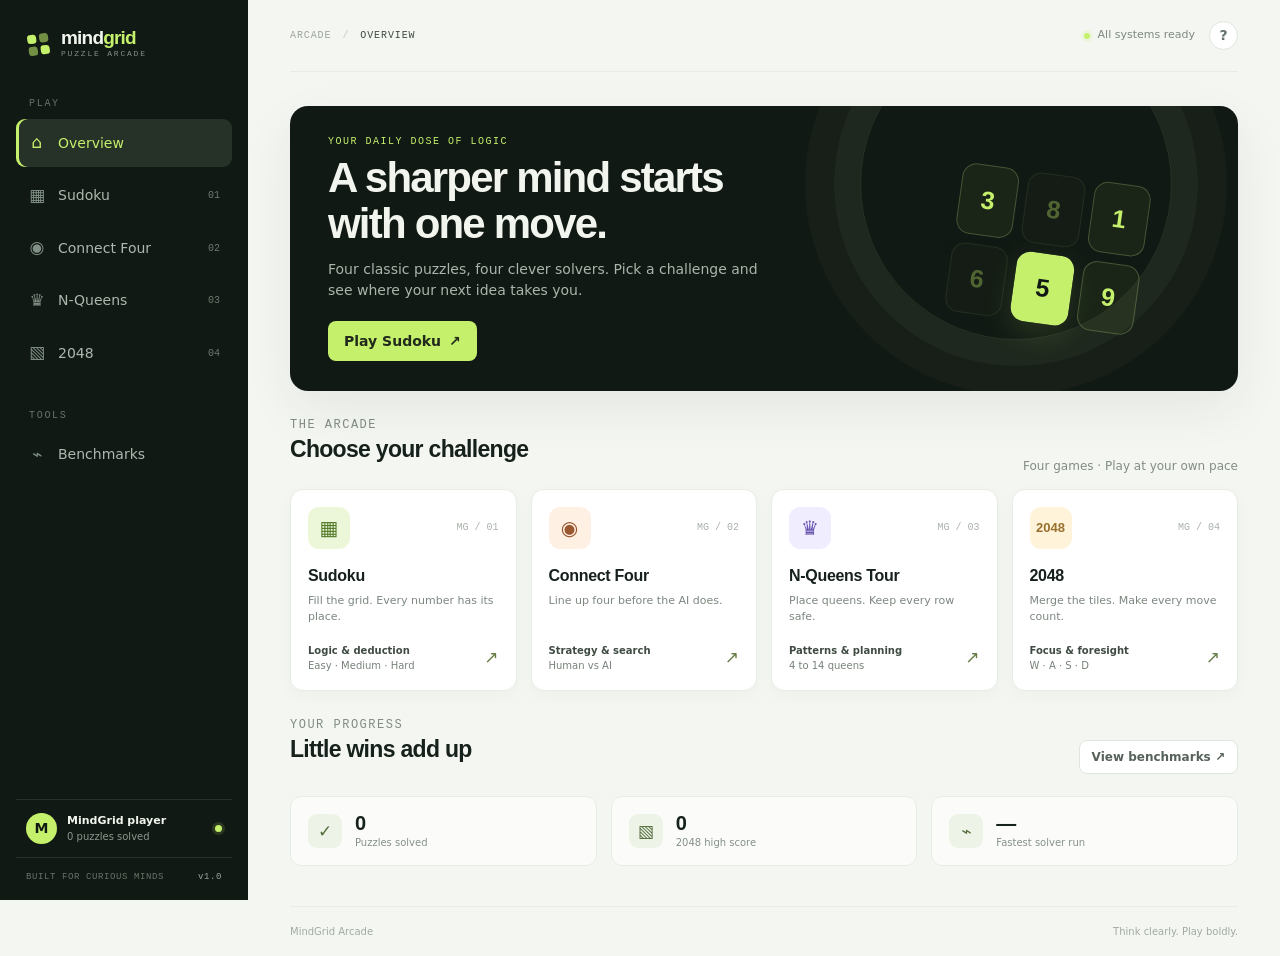
<file: index.html>
<!doctype html>
<html lang="en">
<head>
  <meta charset="utf-8">
  <meta name="viewport" content="width=device-width, initial-scale=1">
  <meta name="theme-color" content="#111914">
  <title>MindGrid — Puzzle Arcade</title>
  <link rel="stylesheet" href="styles.css">
</head>
<body>
  <div class="app-shell">
    <aside class="sidebar">
      <a class="brand" href="#home" aria-label="MindGrid home">
        <span class="brand-mark" aria-hidden="true"><i></i><i></i><i></i><i></i></span>
        <span class="brand-name">mind<span>grid</span><small>PUZZLE ARCADE</small></span>
      </a>

      <div class="nav-label">PLAY</div>
      <nav class="main-nav" aria-label="Main navigation">
        <button class="nav-item active" data-screen="home"><span class="nav-icon">⌂</span>Overview</button>
        <button class="nav-item" data-screen="sudoku"><span class="nav-icon">▦</span>Sudoku <span class="nav-tag">01</span></button>
        <button class="nav-item" data-screen="connect"><span class="nav-icon">◉</span>Connect Four <span class="nav-tag">02</span></button>
        <button class="nav-item" data-screen="queens"><span class="nav-icon">♛</span>N-Queens <span class="nav-tag">03</span></button>
        <button class="nav-item" data-screen="2048"><span class="nav-icon">▧</span>2048 <span class="nav-tag">04</span></button>
      </nav>

      <div class="nav-label tools-label">TOOLS</div>
      <nav class="main-nav" aria-label="Tools">
        <button class="nav-item" data-screen="benchmarks"><span class="nav-icon">⌁</span>Benchmarks</button>
      </nav>

      <div class="sidebar-bottom">
        <div class="profile-mini">
          <div class="avatar">M</div>
          <div><strong>MindGrid player</strong><span id="sidebar-solved">0 puzzles solved</span></div>
          <span class="online-dot"></span>
        </div>
        <div class="version-note">BUILT FOR CURIOUS MINDS <span>v1.0</span></div>
      </div>
    </aside>

    <main class="main-area">
      <header class="topbar">
        <div class="breadcrumbs"><span>ARCADE</span><b>/</b><strong id="crumb-current">OVERVIEW</strong></div>
        <div class="topbar-right">
          <span class="status-pill"><i></i> All systems ready</span>
          <button class="icon-button" id="help-button" title="How to play" aria-label="How to play">?</button>
        </div>
      </header>
      <section id="view" class="view" aria-live="polite"></section>
      <footer class="page-footer"><span>MindGrid Arcade</span><span>Think clearly. Play boldly.</span></footer>
    </main>
  </div>
  <div id="toast" class="toast" role="status" aria-live="polite"></div>
  <div id="modal-root"></div>
  <script src="app.js"></script>
</body>
</html>
</file>
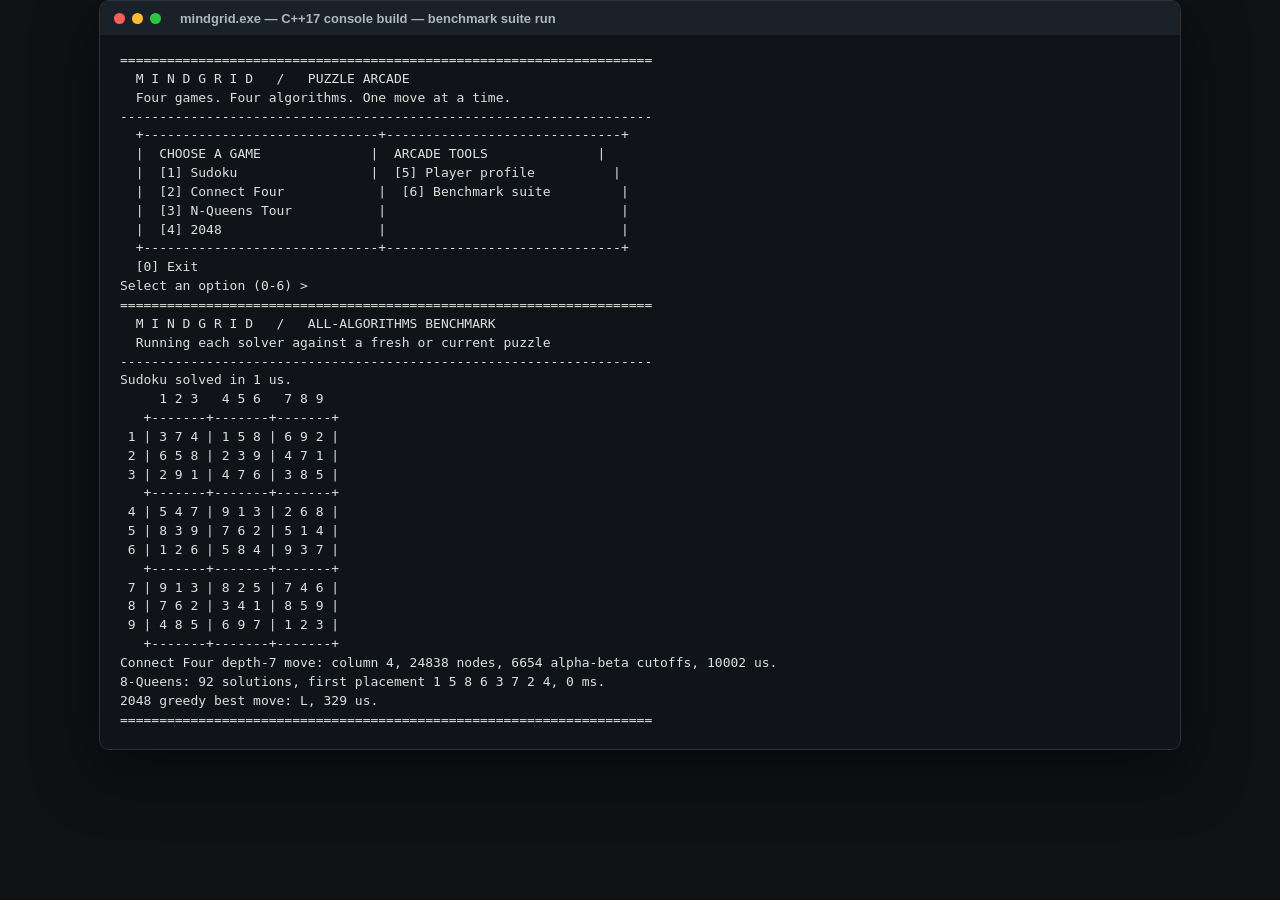
<file: console.html>
﻿<!doctype html>
<html><head><meta charset="utf-8"><style>
  html,body{margin:0;padding:0;background:#0f1115;}
  .term{width:1080px;margin:0 auto;background:#101418;border:1px solid #2c333a;border-radius:10px;overflow:hidden;box-shadow:0 20px 60px rgba(0,0,0,.5);}
  .bar{height:34px;background:#1b2128;display:flex;align-items:center;padding:0 14px;font:600 13px 'Segoe UI',sans-serif;color:#8b98a5;}
  .dot{width:11px;height:11px;border-radius:50%;margin-right:7px;display:inline-block;}
  .title{margin-left:12px;color:#aab7c1;}
  pre{margin:0;padding:16px 20px 20px;color:#d8e2dc;background:#101418;font:13px/1.45 'Cascadia Mono','Consolas',monospace;white-space:pre;}
  .hl{color:#c5f06b;}
</style></head><body>
<div class="term"><div class="bar"><span class="dot" style="background:#ff5f57"></span><span class="dot" style="background:#febc2e"></span><span class="dot" style="background:#28c840"></span><span class="title">mindgrid.exe &mdash; C++17 console build &mdash; benchmark suite run</span></div><pre>====================================================================
  M I N D G R I D   /   PUZZLE ARCADE
  Four games. Four algorithms. One move at a time.
--------------------------------------------------------------------
  +------------------------------+------------------------------+
  |  CHOOSE A GAME              |  ARCADE TOOLS              |
  |  [1] Sudoku                 |  [5] Player profile          |
  |  [2] Connect Four            |  [6] Benchmark suite         |
  |  [3] N-Queens Tour           |                              |
  |  [4] 2048                    |                              |
  +------------------------------+------------------------------+
  [0] Exit
Select an option (0-6) &gt; 
====================================================================
  M I N D G R I D   /   ALL-ALGORITHMS BENCHMARK
  Running each solver against a fresh or current puzzle
--------------------------------------------------------------------
Sudoku solved in 1 us.
     1 2 3   4 5 6   7 8 9
   +-------+-------+-------+
 1 | 3 7 4 | 1 5 8 | 6 9 2 |
 2 | 6 5 8 | 2 3 9 | 4 7 1 |
 3 | 2 9 1 | 4 7 6 | 3 8 5 |
   +-------+-------+-------+
 4 | 5 4 7 | 9 1 3 | 2 6 8 |
 5 | 8 3 9 | 7 6 2 | 5 1 4 |
 6 | 1 2 6 | 5 8 4 | 9 3 7 |
   +-------+-------+-------+
 7 | 9 1 3 | 8 2 5 | 7 4 6 |
 8 | 7 6 2 | 3 4 1 | 8 5 9 |
 9 | 4 8 5 | 6 9 7 | 1 2 3 |
   +-------+-------+-------+
Connect Four depth-7 move: column 4, 24838 nodes, 6654 alpha-beta cutoffs, 10002 us.
8-Queens: 92 solutions, first placement 1 5 8 6 3 7 2 4, 0 ms.
2048 greedy best move: L, 329 us.
====================================================================</pre></div>
</body></html>
</file>
<file: styles.css>
:root {
  --ink: #17211c;
  --muted: #7b867e;
  --paper: #f4f6f2;
  --card: #fff;
  --line: #e8ece6;
  --deep: #111914;
  --deep-2: #18221c;
  --lime: #c5f06b;
  --lime-dark: #a6d747;
  --purple: #a794f6;
  --orange: #f4a164;
  --blue: #82bdf7;
  --shadow: 0 18px 50px rgba(26, 39, 30, .07);
}

* { box-sizing: border-box; }
body { margin: 0; color: var(--ink); background: var(--paper); font: 14px/1.5 'DM Sans', system-ui, sans-serif; }
button, select { font: inherit; }
button { cursor: pointer; }
.app-shell { min-height: 100vh; display: grid; grid-template-columns: 248px minmax(0, 1fr); }
.sidebar { position: fixed; inset: 0 auto 0 0; width: 248px; background: var(--deep); color: #f2f5ee; display: flex; flex-direction: column; padding: 28px 16px 18px; z-index: 5; }
.brand { display: flex; align-items: center; gap: 12px; color: inherit; text-decoration: none; padding: 0 12px 37px; }
.brand-mark { display: grid; grid-template-columns: repeat(2, 9px); gap: 3px; transform: rotate(-8deg); }
.brand-mark i { height: 9px; border-radius: 3px; background: var(--lime); }
.brand-mark i:nth-child(2), .brand-mark i:nth-child(3) { opacity: .55; }
.brand-name { font: 700 19px/1 'Space Grotesk', sans-serif; letter-spacing: -.8px; }
.brand-name > span { color: var(--lime); }
.brand-name small { display: block; color: #859087; font: 500 8px/1.8 'DM Mono', monospace; letter-spacing: 1.8px; }
.nav-label { padding: 0 13px 10px; color: #67736a; font: 500 10px 'DM Mono', monospace; letter-spacing: 1.7px; }
.main-nav { display: grid; gap: 5px; }
.nav-item { position: relative; display: flex; align-items: center; gap: 12px; width: 100%; border: 0; border-radius: 9px; padding: 11px 12px; text-align: left; background: transparent; color: #aeb8af; transition: .18s ease; }
.nav-item:hover { background: #1a251e; color: white; }
.nav-item.active { background: #263128; color: var(--lime); box-shadow: inset 3px 0 var(--lime); }
.nav-icon { width: 18px; text-align: center; color: #819087; font-size: 17px; }
.active .nav-icon { color: var(--lime); }
.nav-tag { margin-left: auto; color: #6d796f; font: 10px 'DM Mono', monospace; }
.tools-label { margin-top: 33px; }
.sidebar-bottom { margin-top: auto; }
.profile-mini { display: flex; align-items: center; gap: 10px; padding: 13px 10px; border-top: 1px solid #263128; border-bottom: 1px solid #263128; }
.avatar { display: grid; place-items: center; width: 31px; height: 31px; border-radius: 50%; color: var(--deep); background: var(--lime); font-weight: 700; }
.profile-mini strong, .profile-mini span { display: block; }
.profile-mini strong { font-size: 11px; }
.profile-mini div:nth-child(2) span { color: #8c988e; font-size: 10px; }
.online-dot, .status-pill i { width: 7px; height: 7px; border-radius: 50%; background: var(--lime); box-shadow: 0 0 0 3px #c5f06b25; }
.online-dot { margin-left: auto; }
.version-note { display: flex; justify-content: space-between; padding: 14px 10px 0; color: #68746a; font: 9px 'DM Mono', monospace; letter-spacing: .6px; }
.version-note span { color: #9aa59b; }

.main-area { grid-column: 2; min-width: 0; padding: 0 42px; }
.topbar { height: 72px; display: flex; align-items: center; justify-content: space-between; border-bottom: 1px solid var(--line); }
.breadcrumbs { display: flex; gap: 11px; align-items: center; color: #9ca59e; font: 10px 'DM Mono', monospace; letter-spacing: .9px; }
.breadcrumbs b { color: #c3cac4; font-weight: 400; }
.breadcrumbs strong { color: #3d4941; font-weight: 500; }
.topbar-right { display: flex; align-items: center; gap: 14px; }
.status-pill { display: flex; align-items: center; gap: 8px; color: #7d8980; font-size: 11px; }
.status-pill i { width: 6px; height: 6px; }
.icon-button { width: 29px; height: 29px; border: 1px solid #dfe5dd; border-radius: 50%; background: white; color: #667269; font-weight: 600; }
.view { max-width: 1320px; margin: 0 auto; min-height: calc(100vh - 123px); padding: 34px 0 40px; }
.page-footer { max-width: 1320px; height: 50px; margin: auto; display: flex; justify-content: space-between; align-items: center; color: #a1aaa2; border-top: 1px solid var(--line); font-size: 10px; }
.eyebrow { margin: 0 0 8px; color: #839082; font: 500 10px 'DM Mono', monospace; letter-spacing: 1.5px; text-transform: uppercase; }
h1, h2, h3, p { margin-top: 0; }
h1, h2, h3 { font-family: 'Space Grotesk', sans-serif; }
h1 { margin-bottom: 9px; font-size: clamp(28px, 3.4vw, 42px); line-height: 1.1; letter-spacing: -1.8px; }
h2 { margin-bottom: 8px; font-size: 23px; letter-spacing: -.7px; }
h3 { margin-bottom: 6px; font-size: 16px; letter-spacing: -.3px; }
.muted { color: var(--muted); }
.subhead { max-width: 620px; margin-bottom: 0; color: #758078; font-size: 14px; }
.hero { position: relative; min-height: 230px; display: flex; align-items: center; overflow: hidden; margin-bottom: 25px; border-radius: 18px; padding: 30px 38px; color: #f2f5ed; background: var(--deep); box-shadow: var(--shadow); }
.hero::after { content: ''; position: absolute; width: 310px; height: 310px; right: 7%; top: -78px; border: 1px solid #d2efa31d; border-radius: 50%; box-shadow: 0 0 0 26px #d2efa30a, 0 0 0 55px #d2efa307; }
.hero-copy { position: relative; z-index: 1; max-width: 560px; }
.hero .eyebrow { color: var(--lime); }
.hero h1 { max-width: 480px; margin-bottom: 12px; }
.hero p:not(.eyebrow) { max-width: 450px; margin-bottom: 20px; color: #aab5ab; }
.hero-art { position: absolute; right: 10%; width: 190px; height: 150px; display: grid; grid-template-columns: repeat(3, 1fr); gap: 9px; transform: rotate(8deg); }
.hero-art span { display: grid; place-items: center; border: 1px solid #d4f1933d; border-radius: 14px; color: var(--lime); background: #c5f06b0d; font: 700 25px 'Space Grotesk', sans-serif; }
.hero-art span:nth-child(2), .hero-art span:nth-child(4) { opacity: .35; }
.hero-art span:nth-child(5) { background: var(--lime); color: var(--deep); box-shadow: 0 10px 30px #c5f06b24; }
.button { display: inline-flex; align-items: center; justify-content: center; gap: 8px; min-height: 40px; border: 0; border-radius: 8px; padding: 0 16px; background: var(--lime); color: #20291b; font-weight: 700; transition: .18s; }
.button:hover { background: #d4f789; transform: translateY(-1px); }
.button.dark { color: white; background: var(--deep); }
.button.dark:hover { background: #26342a; }
.button.ghost { border: 1px solid #e0e6de; color: #566259; background: white; }
.button.ghost:hover { border-color: #b6c0b4; background: #fafbf9; }
.button.small { min-height: 34px; padding: 0 12px; font-size: 12px; }
.section-head { display: flex; justify-content: space-between; align-items: end; margin: 27px 0 14px; }
.section-head p { margin: 0; color: #828c84; font-size: 12px; }
.game-grid { display: grid; grid-template-columns: repeat(4, minmax(0,1fr)); gap: 14px; }
.game-card { position: relative; min-height: 190px; display: flex; flex-direction: column; overflow: hidden; border: 1px solid #e8ece6; border-radius: 13px; padding: 17px; background: white; box-shadow: 0 5px 16px #25332808; transition: .2s; cursor: pointer; }
.game-card:hover { transform: translateY(-4px); border-color: #cbd7c8; box-shadow: var(--shadow); }
.game-card-top { display: flex; align-items: center; justify-content: space-between; }
.game-icon { width: 42px; height: 42px; display: grid; place-items: center; border-radius: 11px; font-size: 20px; }
.game-icon.sudoku { color: #537a2a; background: #ecf7d9; }
.game-icon.connect { color: #9a5831; background: #fff0e4; }
.game-icon.queens { color: #6753ae; background: #f0edff; }
.game-icon.g2048 { color: #98702e; background: #fff4d9; font: 700 13px 'Space Grotesk', sans-serif; }
.game-number { color: #aab2ab; font: 10px 'DM Mono', monospace; }
.game-card h3 { margin: 15px 0 5px; }
.game-card p { margin-bottom: 17px; color: #7c877e; font-size: 11px; }
.game-card-bottom { display: flex; align-items: center; justify-content: space-between; margin-top: auto; color: #778279; font-size: 10px; }
.game-card-bottom strong { color: #3f4b42; font-weight: 600; }
.arrow-link { color: #657c45; font-size: 17px; }
.stats-row { display: grid; grid-template-columns: repeat(3,1fr); gap: 14px; margin-top: 22px; }
.stat-card { display: flex; align-items: center; gap: 13px; padding: 15px 17px; border: 1px solid var(--line); border-radius: 11px; background: #fbfcfa; }
.stat-symbol { display: grid; place-items: center; width: 34px; height: 34px; border-radius: 9px; color: #546d3d; background: #edf4e7; font-size: 17px; }
.stat-card strong { display: block; font: 600 20px 'Space Grotesk', sans-serif; }
.stat-card span:last-child { display: block; color: #849087; font-size: 10px; }

.game-heading { display: flex; align-items: flex-end; justify-content: space-between; gap: 18px; margin-bottom: 22px; }
.game-heading .subhead { max-width: 650px; font-size: 13px; }
.game-heading-actions { display: flex; gap: 8px; flex-wrap: wrap; }
.game-layout { display: grid; grid-template-columns: minmax(400px, 1fr) 280px; align-items: start; gap: 18px; }
.panel { border: 1px solid var(--line); border-radius: 13px; background: white; box-shadow: 0 6px 22px #26352908; }
.board-panel { padding: 19px; }
.panel-title { display: flex; align-items: center; justify-content: space-between; margin-bottom: 15px; }
.panel-title strong { font: 600 14px 'Space Grotesk', sans-serif; }
.panel-title span { color: #929b93; font: 10px 'DM Mono', monospace; }
.side-panel { display: grid; gap: 13px; }
.info-panel { padding: 16px; }
.info-panel p { margin: 5px 0 0; color: #7e8980; font-size: 11px; }
.control-row { display: flex; flex-wrap: wrap; gap: 7px; margin-top: 13px; }
.number-pad { display: grid; grid-template-columns: repeat(9,1fr); gap: 5px; margin-top: 13px; }
.number-pad button { aspect-ratio: 1; border: 1px solid #e6ebe3; border-radius: 7px; color: #44513f; background: #fafcf8; font: 600 13px 'Space Grotesk', sans-serif; }
.number-pad button:hover { border-color: #b8d17e; background: #f2f9e4; }
.segmented { display: inline-flex; gap: 3px; padding: 3px; border-radius: 8px; background: #f1f4ef; }
.segmented button { border: 0; border-radius: 6px; padding: 6px 10px; color: #79847b; background: transparent; font-size: 11px; }
.segmented button.active { color: #263222; background: white; box-shadow: 0 2px 6px #14201512; }

.sudoku-board { width: min(100%, 540px); aspect-ratio: 1; display: grid; grid-template-columns: repeat(9,1fr); margin: auto; border: 2px solid #53604f; background: white; }
.sudoku-cell { position: relative; display: grid; place-items: center; min-width: 0; border: 0; border-right: 1px solid #e3e8e0; border-bottom: 1px solid #e3e8e0; color: #445045; background: white; font: 500 clamp(13px,2vw,21px) 'Space Grotesk', sans-serif; }
.sudoku-cell:nth-child(3n) { border-right: 2px solid #9aa593; }
.sudoku-cell:nth-child(9n) { border-right: 0; }
.sudoku-cell:nth-child(n+19):nth-child(-n+27), .sudoku-cell:nth-child(n+46):nth-child(-n+54) { border-bottom: 2px solid #9aa593; }
.sudoku-cell:nth-child(n+73) { border-bottom: 0; }
.sudoku-cell.given { color: #233126; font-weight: 700; background: #f7f9f5; }
.sudoku-cell.peer { background: #f2f6ed; }
.sudoku-cell.same-number { color: #587e31; background: #edf6df; }
.sudoku-cell.selected { z-index: 1; outline: 2px solid #9dcc50; background: #f4fadf; }
.sudoku-cell.conflict { color: #bb554e; background: #fff0ed; }
.sudoku-status { min-height: 20px; margin-top: 10px; color: #78837a; font-size: 11px; text-align: center; }

.connect-board-wrap { padding: 17px; border-radius: 13px; background: #4c6b50; }
.connect-columns { display: grid; grid-template-columns: repeat(7,1fr); gap: 7px; margin: 0 0 8px; }
.connect-columns button { border: 0; border-radius: 6px; padding: 6px; color: #eff7dd; background: #3c5942; font: 600 11px 'DM Mono', monospace; transition: .15s; }
.connect-columns button:hover { color: #202c20; background: var(--lime); }
.connect-columns button:disabled { cursor: not-allowed; opacity: .42; }
.connect-board { display: grid; grid-template-columns: repeat(7,1fr); gap: 7px; }
.connect-hole { aspect-ratio: 1; display: grid; place-items: center; border: 0; border-radius: 50%; background: #eaf0e3; box-shadow: inset 0 3px 7px #22352427; pointer-events: none; }
.connect-hole::after { content: ''; width: 82%; height: 82%; border-radius: 50%; background: #eaf0e3; }
.connect-hole.red::after { background: #ee796d; box-shadow: inset 0 -3px 0 #c95950; }
.connect-hole.yellow::after { background: #f4cf68; box-shadow: inset 0 -3px 0 #dcae3f; }
.connect-hole.winning::after { outline: 3px solid white; }
.column-feedback { color: #a1aaa2; }
.turn-indicator { display: flex; align-items: center; gap: 9px; color: #738077; font-size: 11px; }
.turn-dot { width: 10px; height: 10px; border-radius: 50%; background: #ee796d; }
.turn-dot.yellow { background: #e4bd4e; }

.queens-board { width: min(100%, 620px); display: grid; margin: auto; border: 5px solid #243128; border-radius: 7px; overflow: hidden; box-shadow: 0 10px 24px #26352914; }
.queen-cell { display: grid; place-items: center; aspect-ratio: 1; border: 0; font-size: clamp(17px,2.3vw,27px); }
.queen-cell.light { background: #edf1e6; }
.queen-cell.dark { background: #aab99f; }
.queen-cell.attacked { color: #bd5b50; }
.queen-cell.queen { color: #27382a; text-shadow: 0 2px 0 #ffffff88; }
.queen-cell.queen.attacked { color: #a94943; }
.queen-legend { display: flex; justify-content: center; gap: 18px; margin-top: 13px; color: #828d83; font-size: 10px; }
.legend-dot { display: inline-block; width: 8px; height: 8px; margin-right: 5px; border-radius: 2px; background: #aab99f; }
.legend-dot.attack { background: #cd766d; }
.queen-controls { display: flex; align-items: center; gap: 8px; }
.queen-controls select { border: 1px solid #e1e7df; border-radius: 7px; padding: 8px 10px; color: var(--ink); background: white; }

.game2048-board { width: min(100%, 460px); aspect-ratio: 1; display: grid; grid-template-columns: repeat(4,1fr); gap: 9px; margin: auto; padding: 10px; border-radius: 12px; background: #d9dfd3; touch-action: none; }
.tile { display: grid; place-items: center; border-radius: 8px; color: #4b554d; background: #edf0e9; font: 700 clamp(18px,3.5vw,31px) 'Space Grotesk', sans-serif; transition: transform .1s; }
.tile[data-value="2"] { background: #fbfaf0; }
.tile[data-value="4"] { background: #f1f3d6; }
.tile[data-value="8"] { color: #fffaf1; background: #f4b46d; }
.tile[data-value="16"] { color: white; background: #ed9560; }
.tile[data-value="32"] { color: white; background: #e87a5e; }
.tile[data-value="64"] { color: white; background: #df6049; }
.tile[data-value="128"], .tile[data-value="256"] { color: #423b29; background: #ead26c; font-size: clamp(16px,3vw,26px); }
.tile[data-value="512"], .tile[data-value="1024"], .tile[data-value="2048"] { color: white; background: #adbd54; font-size: clamp(14px,2.5vw,22px); }
.game2048-layout { display: grid; grid-template-columns: minmax(300px,1fr) 260px; gap: 18px; align-items: start; }
.score-chip { padding: 7px 11px; border-radius: 7px; color: #738077; background: #f1f4ef; font: 11px 'DM Mono', monospace; }
.score-chip strong { margin-left: 5px; color: #29362d; font-size: 14px; }
.key-hint { display: grid; grid-template-columns: repeat(3, 31px); justify-content: center; gap: 4px; margin: 13px auto 0; }
.key-hint span { display: grid; place-items: center; height: 28px; border: 1px solid #e1e6de; border-radius: 5px; color: #728075; background: #fafbf9; font: 11px 'DM Mono', monospace; }
.key-hint span:nth-child(1) { grid-column: 2; }

.benchmark-grid { display: grid; grid-template-columns: repeat(2,minmax(0,1fr)); gap: 14px; margin-top: 22px; }
.benchmark-card { position: relative; overflow: hidden; padding: 19px; }
.benchmark-card::after { content: ''; position: absolute; width: 100px; height: 100px; top: -48px; right: -28px; border-radius: 50%; background: #c5f06b22; }
.benchmark-value { margin: 14px 0 3px; color: #455540; font: 600 26px 'Space Grotesk', sans-serif; }
.benchmark-value small { color: #839082; font: 11px 'DM Mono', monospace; }
.benchmark-meta { color: #849087; font-size: 10px; }
.empty-benchmark { display: grid; place-items: center; min-height: 180px; margin-top: 18px; padding: 20px; text-align: center; }
.empty-benchmark p { max-width: 450px; color: #7b877d; }
.toast { position: fixed; z-index: 20; right: 26px; bottom: 25px; max-width: min(360px,calc(100vw - 40px)); padding: 12px 16px; border: 1px solid #374339; border-radius: 9px; color: #f5f8f1; background: #202c23; box-shadow: var(--shadow); opacity: 0; transform: translateY(12px); pointer-events: none; transition: .22s; }
.toast.show { opacity: 1; transform: translateY(0); }
.toast.success { color: #23321f; border-color: #b9df73; background: #d8f2a7; }
.overlay { position: fixed; z-index: 30; inset: 0; display: grid; place-items: center; padding: 20px; background: #0d1712a8; }
.modal { width: min(460px,100%); padding: 24px; border-radius: 14px; background: white; box-shadow: 0 20px 70px #0004; }
.modal-head { display: flex; justify-content: space-between; align-items: center; }
.modal p { color: #748078; font-size: 13px; }
.modal-close { border: 0; background: transparent; color: #7e8980; font-size: 22px; }
.how-list { display: grid; gap: 10px; margin: 16px 0 0; padding-left: 18px; color: #59665d; font-size: 12px; }
.hidden { display: none !important; }

@media (max-width: 1100px) {
  .main-area { padding: 0 27px; }
  .game-grid { grid-template-columns: repeat(2,minmax(0,1fr)); }
  .hero-art { right: 5%; transform: scale(.8) rotate(8deg); }
  .game-layout { grid-template-columns: minmax(340px,1fr) 250px; }
}
@media (max-width: 780px) {
  .app-shell { display: block; padding-bottom: 64px; }
  .sidebar { position: fixed; inset: auto 0 0; width: auto; height: 64px; flex-direction: row; align-items: center; padding: 6px 10px; border-top: 1px solid #29342c; }
  .brand, .nav-label, .sidebar-bottom, .tools-label { display: none; }
  .main-nav { display: flex; flex: 1; justify-content: space-around; gap: 3px; }
  .main-nav[aria-label="Tools"] { display: none; }
  .nav-item { min-width: 0; flex-direction: column; justify-content: center; gap: 0; padding: 5px 4px; font-size: 9px; text-align: center; }
  .nav-item.active { box-shadow: inset 0 2px var(--lime); }
  .nav-icon { font-size: 17px; line-height: 20px; }
  .nav-tag { display: none; }
  .main-area { padding: 0 17px; }
  .topbar { height: 58px; }
  .status-pill { display: none; }
  .view { min-height: calc(100vh - 110px); padding-top: 24px; }
  .page-footer { height: 48px; }
  .hero { min-height: 250px; padding: 25px 23px; }
  .hero-art { right: -1%; top: 95px; width: 125px; height: 105px; gap: 5px; opacity: .55; }
  .hero-art span { border-radius: 8px; font-size: 17px; }
  .hero-copy { max-width: 90%; }
  .game-layout, .game2048-layout { grid-template-columns: 1fr; }
  .side-panel { grid-template-columns: repeat(2,minmax(0,1fr)); }
  .game-heading { align-items: flex-start; flex-direction: column; }
  .game-heading-actions { width: 100%; }
  .game-heading-actions .button { flex: 1; }
}
@media (max-width: 480px) {
  .main-area { padding: 0 12px; }
  h1 { font-size: 31px; }
  .hero { min-height: 260px; }
  .hero-art { right: -24px; top: 128px; transform: scale(.7) rotate(8deg); }
  .game-grid { grid-template-columns: 1fr 1fr; gap: 9px; }
  .game-card { min-height: 174px; padding: 13px; }
  .game-card p { min-height: 34px; }
  .game-card h3 { font-size: 14px; }
  .stats-row { gap: 7px; }
  .stat-card { align-items: flex-start; flex-direction: column; gap: 5px; padding: 10px; }
  .stat-card strong { font-size: 17px; }
  .stat-card span:last-child { font-size: 9px; }
  .side-panel { grid-template-columns: 1fr; }
  .board-panel { padding: 12px; }
  .number-pad { gap: 3px; }
  .number-pad button { border-radius: 5px; }
  .benchmark-grid { grid-template-columns: 1fr; }
  .queen-controls { flex-wrap: wrap; }
  .page-footer { font-size: 9px; }
}
</file>
